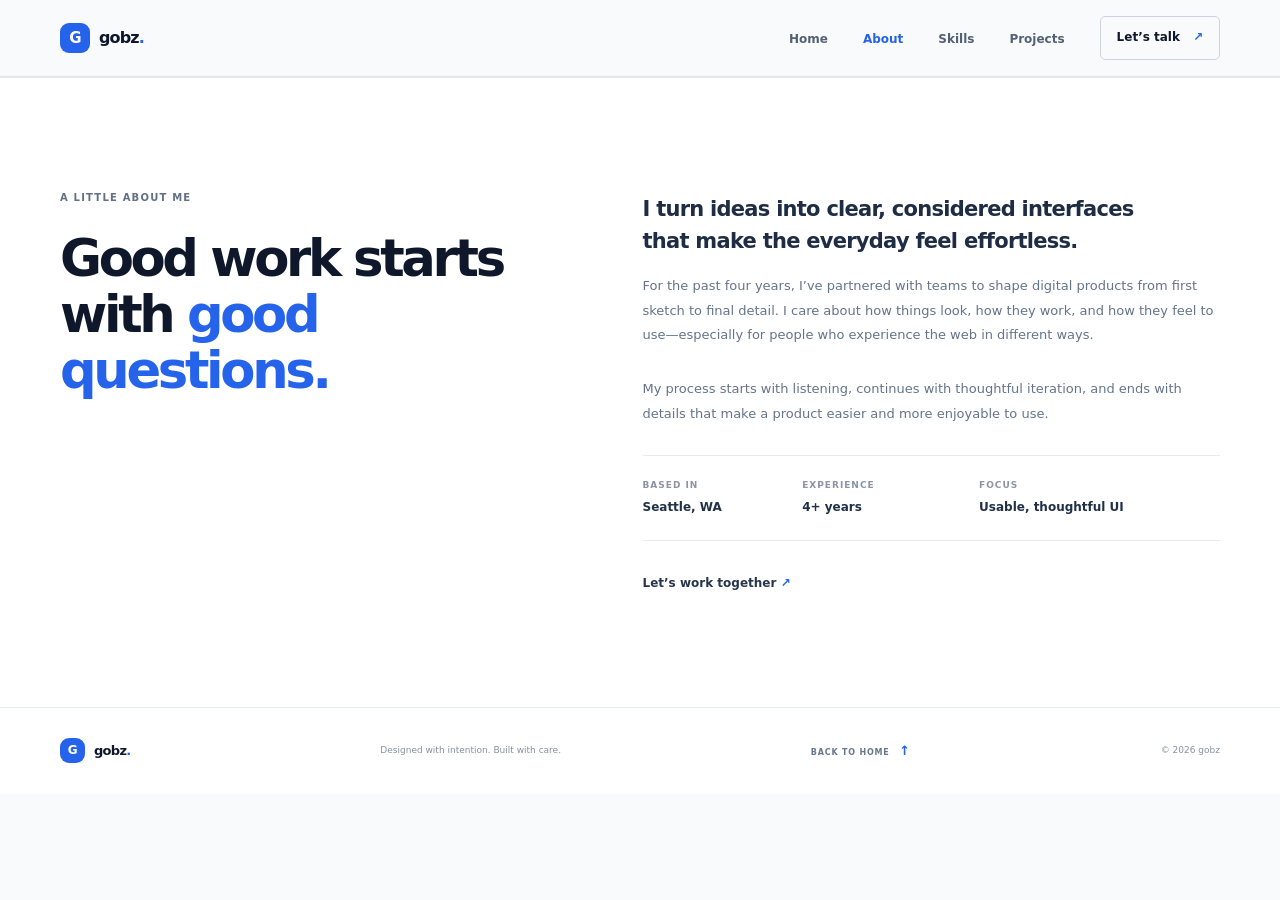
<file: about.html>
<!doctype html>
<html lang="en">
  <head>
    <meta charset="utf-8">
    <meta name="viewport" content="width=device-width, initial-scale=1">
    <meta name="theme-color" content="#f8fafc">
    <meta name="description" content="Learn about gobz, a front-end developer focused on usable, thoughtful interfaces.">
    <title>About — gobz</title>
    <link rel="stylesheet" href="style.css">
    <script src="script.js" defer></script>
  </head>
  <body>
    <header class="site-header">
      <nav class="container nav-shell" aria-label="Main navigation">
        <a class="wordmark" href="index.html" aria-label="gobz home"><span class="wordmark-mark">G</span> gobz<span class="wordmark-dot">.</span></a>
        <button class="menu-toggle" type="button" aria-expanded="false" aria-controls="primary-menu" aria-label="Open navigation menu"><span></span><span></span></button>
        <ul class="nav-links" id="primary-menu">
          <li><a class="nav-link" href="index.html">Home</a></li>
          <li><a class="nav-link" href="about.html">About</a></li>
          <li><a class="nav-link" href="skills.html">Skills</a></li>
          <li><a class="nav-link" href="projects.html">Projects</a></li>
          <li><a class="nav-contact" href="contact.html">Let’s talk <span aria-hidden="true">↗</span></a></li>
        </ul>
      </nav>
    </header>
    <main>
      <section class="section-wrap about-section" aria-labelledby="about-title">
        <div class="container section-grid">
          <div class="section-intro">
            <p class="eyebrow">A LITTLE ABOUT ME</p>
            <h1 id="about-title">Good work starts<br>with <span>good questions.</span></h1>
          </div>
          <div class="about-content">
            <p class="about-lede">I turn ideas into clear, considered interfaces that make the everyday feel effortless.</p>
            <p class="body-copy">For the past four years, I’ve partnered with teams to shape digital products from first sketch to final detail. I care about how things look, how they work, and how they feel to use—especially for people who experience the web in different ways.</p>
            <p class="body-copy">My process starts with listening, continues with thoughtful iteration, and ends with details that make a product easier and more enjoyable to use.</p>
            <div class="about-facts">
              <div><span class="fact-label">BASED IN</span><strong>Seattle, WA</strong></div>
              <div><span class="fact-label">EXPERIENCE</span><strong>4+ years</strong></div>
              <div><span class="fact-label">FOCUS</span><strong>Usable, thoughtful UI</strong></div>
            </div>
            <a class="text-link" href="contact.html">Let’s work together <span aria-hidden="true">↗</span></a>
          </div>
        </div>
      </section>
    </main>
    <footer class="site-footer">
      <div class="container footer-inner">
        <a class="wordmark footer-mark" href="index.html"><span class="wordmark-mark">G</span> gobz<span class="wordmark-dot">.</span></a>
        <p>Designed with intention. Built with care.</p>
        <a class="back-top" href="index.html">BACK TO HOME <span aria-hidden="true">↑</span></a>
        <small>© <span id="current-year">2026</span> gobz</small>
      </div>
    </footer>
  </body>
</html>
</file>
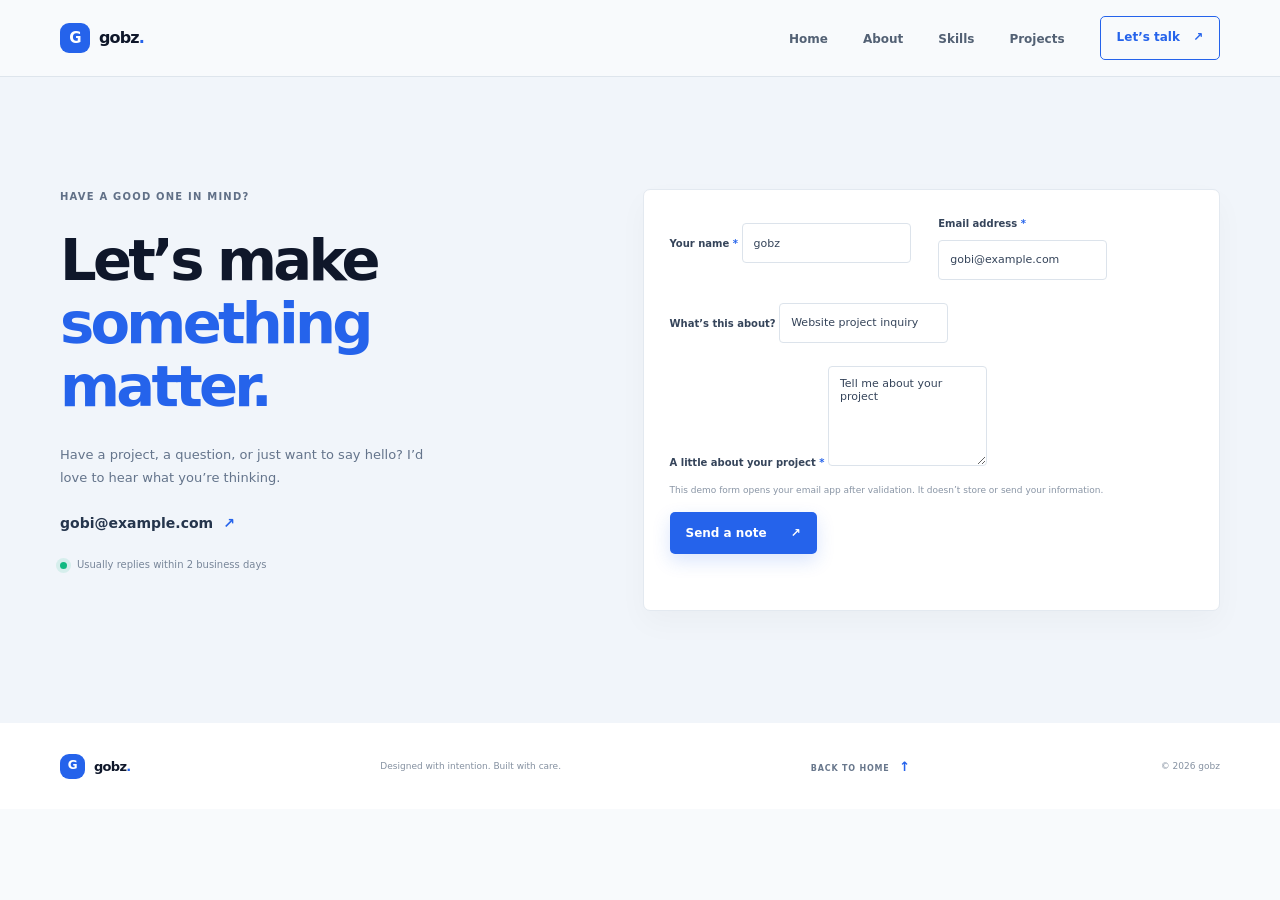
<file: contact.html>
<!doctype html>
<html lang="en">
  <head>
    <meta charset="utf-8">
    <meta name="viewport" content="width=device-width, initial-scale=1">
    <meta name="theme-color" content="#f8fafc">
    <meta name="description" content="Contact gobz about a project or collaboration.">
    <title>Contact — gobz</title>
    <link rel="stylesheet" href="style.css">
    <script src="script.js" defer></script>
  </head>
  <body>
    <header class="site-header">
      <nav class="container nav-shell" aria-label="Main navigation">
        <a class="wordmark" href="index.html" aria-label="gobz home"><span class="wordmark-mark">G</span> gobz<span class="wordmark-dot">.</span></a>
        <button class="menu-toggle" type="button" aria-expanded="false" aria-controls="primary-menu" aria-label="Open navigation menu"><span></span><span></span></button>
        <ul class="nav-links" id="primary-menu">
          <li><a class="nav-link" href="index.html">Home</a></li>
          <li><a class="nav-link" href="about.html">About</a></li>
          <li><a class="nav-link" href="skills.html">Skills</a></li>
          <li><a class="nav-link" href="projects.html">Projects</a></li>
          <li><a class="nav-contact" href="contact.html">Let’s talk <span aria-hidden="true">↗</span></a></li>
        </ul>
      </nav>
    </header>
    <main>
      <section class="section-wrap contact-section" aria-labelledby="contact-title">
        <div class="container contact-grid">
          <div class="contact-copy">
            <p class="eyebrow">HAVE A GOOD ONE IN MIND?</p>
            <h1 id="contact-title">Let’s make<br><span>something matter.</span></h1>
            <p class="contact-lede">Have a project, a question, or just want to say hello? I’d love to hear what you’re thinking.</p>
            <a class="email-link" href="mailto:gobi@example.com">gobi@example.com <span aria-hidden="true">↗</span></a>
            <p class="contact-note"><span class="status-dot"></span> Usually replies within 2 business days</p>
          </div>
          <form class="contact-form" id="contact-form" novalidate>
            <div class="form-row">
              <label for="name">Your name <span>*</span>
                <input id="name" name="name" type="text" autocomplete="name" value="gobz" required>
              </label>
              <label for="email">Email address <span>*</span>
                <input id="email" name="email" type="email" autocomplete="email" value="gobi@example.com" required>
              </label>
            </div>
            <label for="subject">What’s this about?
              <input id="subject" name="subject" type="text" value="Website project inquiry">
            </label>
            <label for="message">A little about your project <span>*</span>
              <textarea id="message" name="message" rows="4" required>Tell me about your project</textarea>
            </label>
            <p class="form-hint">This demo form opens your email app after validation. It doesn’t store or send your information.</p>
            <button class="button button-primary submit-button" type="submit">Send a note <span aria-hidden="true">↗</span></button>
            <p class="form-feedback" id="form-feedback" role="status" aria-live="polite"></p>
          </form>
        </div>
      </section>
    </main>
    <footer class="site-footer">
      <div class="container footer-inner">
        <a class="wordmark footer-mark" href="index.html"><span class="wordmark-mark">G</span> gobz<span class="wordmark-dot">.</span></a>
        <p>Designed with intention. Built with care.</p>
        <a class="back-top" href="index.html">BACK TO HOME <span aria-hidden="true">↑</span></a>
        <small>© <span id="current-year">2026</span> gobz</small>
      </div>
    </footer>
  </body>
</html>
</file>
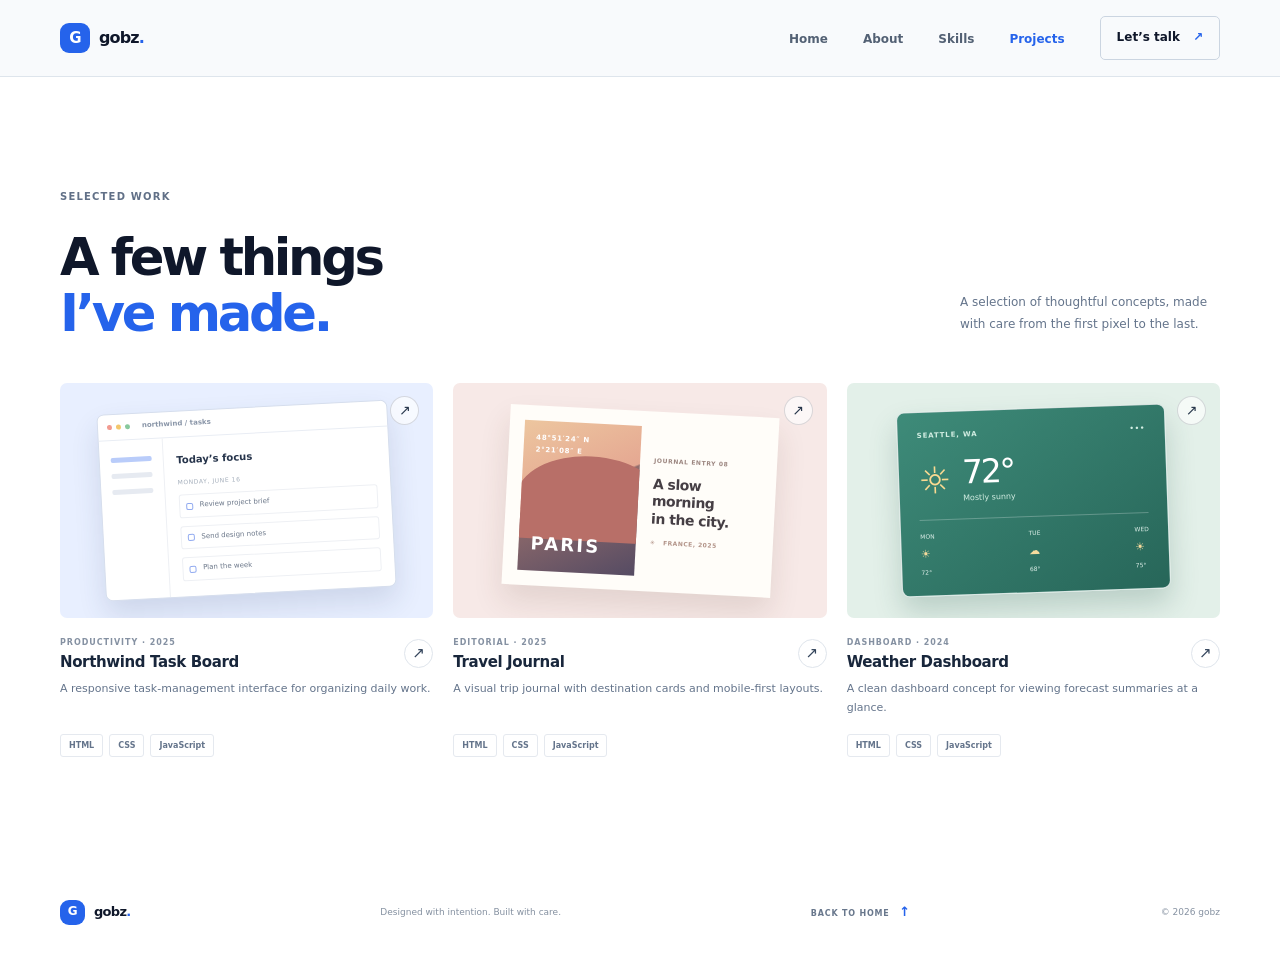
<file: projects.html>
<!doctype html>
<html lang="en">
  <head>
    <meta charset="utf-8">
    <meta name="viewport" content="width=device-width, initial-scale=1">
    <meta name="theme-color" content="#f8fafc">
    <meta name="description" content="Selected front-end projects by gobz.">
    <title>Projects — gobz</title>
    <link rel="stylesheet" href="style.css">
    <script src="script.js" defer></script>
  </head>
  <body>
    <header class="site-header">
      <nav class="container nav-shell" aria-label="Main navigation">
        <a class="wordmark" href="index.html" aria-label="gobz home"><span class="wordmark-mark">G</span> gobz<span class="wordmark-dot">.</span></a>
        <button class="menu-toggle" type="button" aria-expanded="false" aria-controls="primary-menu" aria-label="Open navigation menu"><span></span><span></span></button>
        <ul class="nav-links" id="primary-menu">
          <li><a class="nav-link" href="index.html">Home</a></li>
          <li><a class="nav-link" href="about.html">About</a></li>
          <li><a class="nav-link" href="skills.html">Skills</a></li>
          <li><a class="nav-link" href="projects.html">Projects</a></li>
          <li><a class="nav-contact" href="contact.html">Let’s talk <span aria-hidden="true">↗</span></a></li>
        </ul>
      </nav>
    </header>
    <main>
      <section class="section-wrap projects-section" aria-labelledby="projects-title">
        <div class="container">
          <div class="section-heading projects-heading">
            <div>
              <p class="eyebrow">SELECTED WORK</p>
              <h1 id="projects-title">A few things<br><span>I’ve made.</span></h1>
            </div>
            <p class="heading-aside">A selection of thoughtful concepts, made with care from the first pixel to the last.</p>
          </div>
          <div class="project-grid">
            <article class="project-card project-blue">
              <a class="project-visual visual-task" href="contact.html" aria-label="Ask about Northwind Task Board">
                <div class="task-window">
                  <div class="window-bar"><span></span><span></span><span></span><b>northwind / tasks</b></div>
                  <div class="task-layout"><div class="task-sidebar"><i></i><i></i><i></i></div><div class="task-main"><strong>Today’s focus</strong><small>MONDAY, JUNE 16</small><span class="task-row"><i></i> Review project brief</span><span class="task-row"><i></i> Send design notes</span><span class="task-row"><i></i> Plan the week</span></div></div>
                </div>
                <span class="visual-arrow" aria-hidden="true">↗</span>
              </a>
              <div class="project-info"><div><p class="project-type">PRODUCTIVITY · 2025</p><h2>Northwind Task Board</h2></div><a class="project-link" href="contact.html" aria-label="Ask about Northwind Task Board">↗</a></div>
              <p class="project-description">A responsive task-management interface for organizing daily work.</p>
              <div class="tag-list"><span>HTML</span><span>CSS</span><span>JavaScript</span></div>
            </article>
            <article class="project-card project-pink">
              <a class="project-visual visual-travel" href="contact.html" aria-label="Ask about Travel Journal">
                <div class="travel-sheet"><div class="travel-photo"><span>48°51′24″ N<br>2°21′08″ E</span><b>PARIS</b></div><div class="travel-caption"><small>JOURNAL ENTRY 08</small><strong>A slow morning<br>in the city.</strong><i>✳ &nbsp; FRANCE, 2025</i></div></div>
                <span class="visual-arrow" aria-hidden="true">↗</span>
              </a>
              <div class="project-info"><div><p class="project-type">EDITORIAL · 2025</p><h2>Travel Journal</h2></div><a class="project-link" href="contact.html" aria-label="Ask about Travel Journal">↗</a></div>
              <p class="project-description">A visual trip journal with destination cards and mobile-first layouts.</p>
              <div class="tag-list"><span>HTML</span><span>CSS</span><span>JavaScript</span></div>
            </article>
            <article class="project-card project-green">
              <a class="project-visual visual-weather" href="contact.html" aria-label="Ask about Weather Dashboard">
                <div class="weather-card"><div class="weather-location"><span>SEATTLE, WA</span><span>•••</span></div><div class="weather-today"><span class="weather-sun">☼</span><div><strong>72°</strong><small>Mostly sunny</small></div></div><div class="weather-rule"></div><div class="weather-forecast"><span>MON <b>☀</b> 72°</span><span>TUE <b>☁</b> 68°</span><span>WED <b>☀</b> 75°</span></div></div>
                <span class="visual-arrow" aria-hidden="true">↗</span>
              </a>
              <div class="project-info"><div><p class="project-type">DASHBOARD · 2024</p><h2>Weather Dashboard</h2></div><a class="project-link" href="contact.html" aria-label="Ask about Weather Dashboard">↗</a></div>
              <p class="project-description">A clean dashboard concept for viewing forecast summaries at a glance.</p>
              <div class="tag-list"><span>HTML</span><span>CSS</span><span>JavaScript</span></div>
            </article>
          </div>
        </div>
      </section>
    </main>
    <footer class="site-footer">
      <div class="container footer-inner">
        <a class="wordmark footer-mark" href="index.html"><span class="wordmark-mark">G</span> gobz<span class="wordmark-dot">.</span></a>
        <p>Designed with intention. Built with care.</p>
        <a class="back-top" href="index.html">BACK TO HOME <span aria-hidden="true">↑</span></a>
        <small>© <span id="current-year">2026</span> gobz</small>
      </div>
    </footer>
  </body>
</html>
</file>
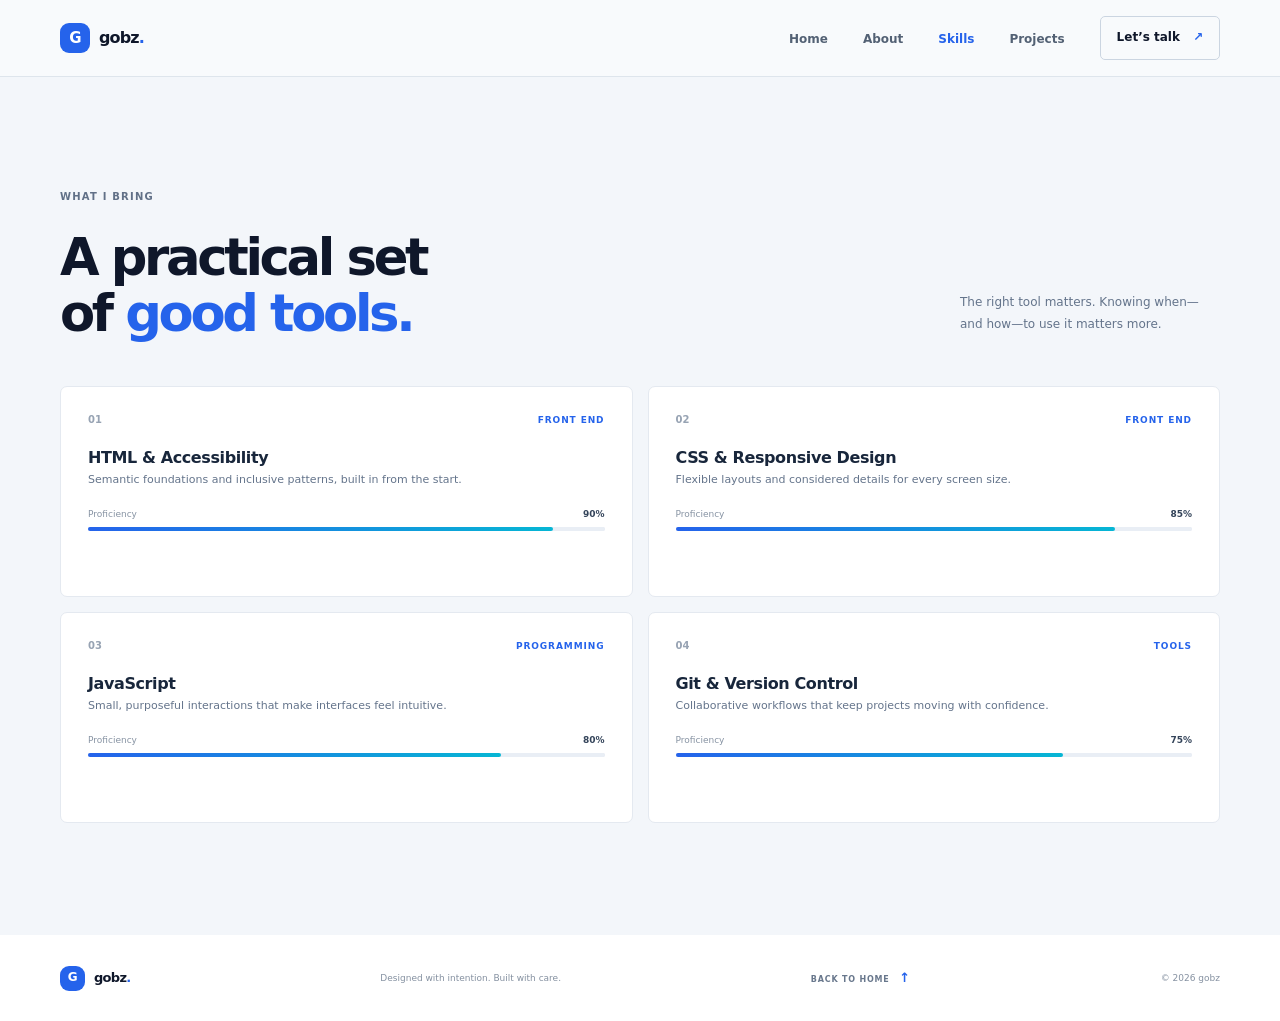
<file: skills.html>
<!doctype html>
<html lang="en">
  <head>
    <meta charset="utf-8">
    <meta name="viewport" content="width=device-width, initial-scale=1">
    <meta name="theme-color" content="#f8fafc">
    <meta name="description" content="Explore gobz’s front-end development and design skills.">
    <title>Skills — gobz</title>
    <link rel="stylesheet" href="style.css">
    <script src="script.js" defer></script>
  </head>
  <body>
    <header class="site-header">
      <nav class="container nav-shell" aria-label="Main navigation">
        <a class="wordmark" href="index.html" aria-label="gobz home"><span class="wordmark-mark">G</span> gobz<span class="wordmark-dot">.</span></a>
        <button class="menu-toggle" type="button" aria-expanded="false" aria-controls="primary-menu" aria-label="Open navigation menu"><span></span><span></span></button>
        <ul class="nav-links" id="primary-menu">
          <li><a class="nav-link" href="index.html">Home</a></li>
          <li><a class="nav-link" href="about.html">About</a></li>
          <li><a class="nav-link" href="skills.html">Skills</a></li>
          <li><a class="nav-link" href="projects.html">Projects</a></li>
          <li><a class="nav-contact" href="contact.html">Let’s talk <span aria-hidden="true">↗</span></a></li>
        </ul>
      </nav>
    </header>
    <main>
      <section class="section-wrap skills-section" aria-labelledby="skills-title">
        <div class="container">
          <div class="section-heading">
            <div>
              <p class="eyebrow">WHAT I BRING</p>
              <h1 id="skills-title">A practical set<br>of <span>good tools.</span></h1>
            </div>
            <p class="heading-aside">The right tool matters. Knowing when—and how—to use it matters more.</p>
          </div>
          <div class="skills-grid">
            <article class="skill-card">
              <div class="skill-top"><span class="skill-index">01</span><span class="skill-category">FRONT END</span></div>
              <h2>HTML &amp; Accessibility</h2>
              <p>Semantic foundations and inclusive patterns, built in from the start.</p>
              <div class="skill-meter"><div class="meter-label"><span>Proficiency</span><strong>90%</strong></div><progress value="90" max="100" aria-label="HTML and Accessibility proficiency: 90 percent">90%</progress></div>
            </article>
            <article class="skill-card">
              <div class="skill-top"><span class="skill-index">02</span><span class="skill-category">FRONT END</span></div>
              <h2>CSS &amp; Responsive Design</h2>
              <p>Flexible layouts and considered details for every screen size.</p>
              <div class="skill-meter"><div class="meter-label"><span>Proficiency</span><strong>85%</strong></div><progress value="85" max="100" aria-label="CSS and Responsive Design proficiency: 85 percent">85%</progress></div>
            </article>
            <article class="skill-card">
              <div class="skill-top"><span class="skill-index">03</span><span class="skill-category">PROGRAMMING</span></div>
              <h2>JavaScript</h2>
              <p>Small, purposeful interactions that make interfaces feel intuitive.</p>
              <div class="skill-meter"><div class="meter-label"><span>Proficiency</span><strong>80%</strong></div><progress value="80" max="100" aria-label="JavaScript proficiency: 80 percent">80%</progress></div>
            </article>
            <article class="skill-card">
              <div class="skill-top"><span class="skill-index">04</span><span class="skill-category">TOOLS</span></div>
              <h2>Git &amp; Version Control</h2>
              <p>Collaborative workflows that keep projects moving with confidence.</p>
              <div class="skill-meter"><div class="meter-label"><span>Proficiency</span><strong>75%</strong></div><progress value="75" max="100" aria-label="Git and Version Control proficiency: 75 percent">75%</progress></div>
            </article>
          </div>
        </div>
      </section>
    </main>
    <footer class="site-footer">
      <div class="container footer-inner">
        <a class="wordmark footer-mark" href="index.html"><span class="wordmark-mark">G</span> gobz<span class="wordmark-dot">.</span></a>
        <p>Designed with intention. Built with care.</p>
        <a class="back-top" href="index.html">BACK TO HOME <span aria-hidden="true">↑</span></a>
        <small>© <span id="current-year">2026</span> gobz</small>
      </div>
    </footer>
  </body>
</html>
</file>
<file: style.css>
:root {
  color-scheme: light;
  --primary: #2563eb;
  --accent: #06b6d4;
  --surface: #f8fafc;
  --white: #fff;
  --text: #0f172a;
  --muted: #64748b;
  --border: #cbd5e1;
  --soft-blue: #e8f0ff;
  --font: "Segoe UI", system-ui, -apple-system, BlinkMacSystemFont, sans-serif;
  --max-width: 1160px;
}

* { box-sizing: border-box; }
html { scroll-behavior: smooth; scroll-padding-top: 82px; }
body { margin: 0; background: var(--surface); color: var(--text); font-family: var(--font); font-size: 15px; line-height: 1.65; }
a { text-decoration: none; }
.container { width: min(var(--max-width), calc(100% - 64px)); margin-inline: auto; }
.section-wrap { padding: 112px 0; }
.site-header { position: sticky; z-index: 20; top: 0; border-bottom: 1px solid rgb(203 213 225 / 55%); background: rgb(248 250 252 / 92%); backdrop-filter: blur(16px); }
.nav-shell { display: flex; min-height: 76px; align-items: center; justify-content: space-between; }
.wordmark { display: inline-flex; align-items: center; color: var(--text); font-size: 16px; font-weight: 750; letter-spacing: -.055em; }
.wordmark-mark { display: grid; width: 30px; height: 30px; margin-right: 9px; place-items: center; border-radius: 9px; background: var(--primary); color: #fff; font-size: 15px; font-weight: 700; letter-spacing: -.04em; }
.wordmark-dot { color: var(--primary); }
.nav-links { display: flex; align-items: center; gap: 35px; margin: 0; padding: 0; list-style: none; }
.nav-link { color: #536174; font-size: 12px; font-weight: 600; transition: color .2s ease; }
.nav-link:hover, .nav-link.active { color: var(--primary); }
.nav-contact.active { border-color: var(--primary); color: var(--primary); }
.nav-contact { display: inline-flex; align-items: center; gap: 13px; padding: 11px 16px; border: 1px solid var(--border); border-radius: 5px; color: var(--text); font-size: 12px; font-weight: 650; transition: border-color .2s ease, color .2s ease; }
.nav-contact span, .text-link span, .email-link span { color: var(--primary); }
.nav-contact:hover { border-color: var(--primary); color: var(--primary); }
.menu-toggle { display: none; }
.hero { position: relative; overflow: hidden; min-height: 665px; padding: 110px 0 42px; }
.hero-grid { display: grid; grid-template-columns: 1.15fr .85fr; align-items: center; gap: 55px; }
.eyebrow { display: flex; align-items: center; gap: 10px; margin: 0 0 23px; color: #617087; font-size: 10px; font-weight: 750; letter-spacing: .12em; }
.status-dot { display: inline-block; flex: 0 0 auto; width: 7px; height: 7px; border-radius: 50%; background: #10b981; box-shadow: 0 0 0 4px rgb(16 185 129 / 12%); }
h1, h2, h3, p { margin-top: 0; }
h1, h2 { color: var(--text); font-family: var(--font); font-weight: 680; letter-spacing: -.065em; }
.hero h1 { margin: 0 0 24px; font-size: clamp(44px, 5.3vw, 70px); line-height: 1.07; }
h1 span, h2 span { color: var(--primary); }
.section-intro h1, .section-heading h1 { margin: 0; font-size: clamp(36px, 4vw, 52px); line-height: 1.1; }
.hero-lede { max-width: 465px; margin: 0; color: #617087; font-size: 16px; line-height: 1.8; }
.hero-actions { display: flex; align-items: center; gap: 27px; margin-top: 34px; }
.button { display: inline-flex; min-height: 48px; align-items: center; justify-content: center; gap: 24px; padding: 0 18px; border: 1px solid transparent; border-radius: 5px; font-family: var(--font); font-size: 12px; font-weight: 650; transition: background .2s ease, transform .2s ease; }
.button:hover { transform: translateY(-2px); }
.button-primary { background: var(--primary); color: #fff; box-shadow: 0 7px 18px rgb(37 99 235 / 17%); }
.button-primary:hover { background: #1d4ed8; color: #fff; }
.text-link { color: #27364b; font-size: 12px; font-weight: 650; }
.text-link:hover { color: var(--primary); }
.hero-meta { display: flex; align-items: center; gap: 14px; margin-top: 66px; color: #8995a5; font-size: 9px; font-weight: 700; letter-spacing: .12em; }
.meta-line { width: 32px; height: 1px; background: var(--border); }
.hero-art { position: relative; display: grid; min-height: 400px; place-items: center; isolation: isolate; }
.hero-art::before { position: absolute; z-index: -2; width: 360px; height: 360px; border: 1px solid #d5e0f2; border-radius: 50%; content: ""; }
.hero-art::after { position: absolute; z-index: -3; width: 450px; height: 450px; border: 1px dashed #dce5f1; border-radius: 50%; content: ""; }
.art-orbit { position: absolute; z-index: -1; width: 320px; height: 320px; border: 1px solid rgb(37 99 235 / 18%); border-radius: 50%; transform: rotate(-32deg) scaleY(.47); }
.orbit-two { width: 400px; height: 400px; border-color: rgb(6 182 212 / 24%); transform: rotate(38deg) scaleY(.48); }
.hero-image { position: relative; z-index: 1; width: min(300px, 76%); height: 390px; border: 5px solid #fff; border-radius: 12px; box-shadow: 0 24px 60px rgb(15 50 120 / 23%); object-fit: cover; object-position: center 35%; transform: rotate(-3deg); }
.art-sun { position: absolute; top: 42px; right: 77px; width: 76px; height: 76px; border-radius: 50%; background: #c9f3f5; }
.art-sparkle { position: absolute; color: var(--accent); font-size: 21px; }
.sparkle-one { top: 80px; left: 52px; }
.sparkle-two { right: 40px; bottom: 87px; color: var(--primary); font-size: 14px; }
.hero-bottom { display: flex; align-items: center; gap: 13px; margin-top: 24px; color: #8895a6; font-size: 9px; font-weight: 700; letter-spacing: .1em; }
.scroll-line { width: 42px; height: 1px; background: var(--border); }
.hero-bottom span:last-child { margin-left: auto; }
.about-section { border-top: 1px solid #e6ebf1; border-bottom: 1px solid #e6ebf1; background: #fff; }
.section-grid { display: grid; grid-template-columns: .9fr 1.1fr; gap: 110px; }
.section-number { margin-left: 7px; color: #a0aaba; font-size: 9px; letter-spacing: .08em; }
h2 { margin: 0; font-size: clamp(36px, 4vw, 52px); line-height: 1.1; }
.about-lede { max-width: 520px; margin: 4px 0 17px; color: #1e2d43; font-size: 21px; font-weight: 550; letter-spacing: -.035em; line-height: 1.5; }
.body-copy { max-width: 580px; margin-bottom: 29px; color: var(--muted); font-size: 13px; line-height: 1.9; }
.about-facts { display: grid; grid-template-columns: .8fr .9fr 1.4fr; gap: 22px; margin: 0 0 29px; padding: 22px 0; border-top: 1px solid #e7ebf1; border-bottom: 1px solid #e7ebf1; }
.about-facts div { display: flex; flex-direction: column; gap: 5px; }
.fact-label { color: #8995a5; font-size: 9px; font-weight: 750; letter-spacing: .11em; }
.about-facts strong { color: #203047; font-size: 12px; font-weight: 650; }
.skills-section { background: #f3f6fa; }
.section-heading { display: flex; align-items: end; justify-content: space-between; gap: 35px; margin-bottom: 45px; }
.heading-aside { max-width: 260px; margin: 0 0 6px; color: var(--muted); font-size: 12px; line-height: 1.8; }
.skills-grid { display: grid; grid-template-columns: repeat(2, 1fr); gap: 15px; }
.skill-card { min-height: 211px; padding: 25px 27px 22px; border: 1px solid #e4e9f0; border-radius: 7px; background: #fff; transition: transform .2s ease, box-shadow .2s ease; }
.skill-card:hover { transform: translateY(-3px); box-shadow: 0 13px 26px rgb(15 23 42 / 5%); }
.skill-top { display: flex; align-items: center; justify-content: space-between; }
.skill-index { color: #97a3b3; font-size: 10px; font-weight: 700; }
.skill-category { color: var(--primary); font-size: 9px; font-weight: 750; letter-spacing: .1em; }
.skill-card h2, .skill-card h3 { margin: 20px 0 5px; color: #18263b; font-size: 16px; font-weight: 650; letter-spacing: -.025em; }
.skill-card p { margin: 0; color: var(--muted); font-size: 11px; }
.skill-meter { margin-top: 18px; }
.meter-label { display: flex; justify-content: space-between; margin-bottom: 5px; color: #8793a3; font-size: 9px; }
.meter-label strong { color: #34445a; font-size: 9px; }
progress { display: block; width: 100%; height: 4px; appearance: none; border: 0; border-radius: 5px; background: #e9eef5; }
progress::-webkit-progress-bar { border-radius: 5px; background: #e9eef5; }
progress::-webkit-progress-value { border-radius: 5px; background: linear-gradient(90deg, var(--primary), var(--accent)); }
progress::-moz-progress-bar { border-radius: 5px; background: linear-gradient(90deg, var(--primary), var(--accent)); }
.projects-section { background: #fff; }
.projects-heading { margin-bottom: 42px; }
.project-grid { display: grid; grid-template-columns: repeat(3, 1fr); gap: 20px; }
.project-card { min-width: 0; }
.project-visual { position: relative; display: grid; min-height: 235px; overflow: hidden; place-items: center; border-radius: 7px; }
.project-blue .project-visual { background: #e8efff; }
.project-pink .project-visual { background: #f7e9e7; }
.project-green .project-visual { background: #e3f0e9; }
.visual-arrow { position: absolute; top: 13px; right: 14px; display: grid; width: 29px; height: 29px; place-items: center; border: 1px solid rgb(15 23 42 / 15%); border-radius: 50%; background: rgb(255 255 255 / 65%); color: #27364b; font-size: 14px; transition: background .2s ease, color .2s ease; }
.project-visual:hover .visual-arrow { background: var(--primary); color: white; }
.task-window { width: 78%; overflow: hidden; border: 1px solid #d6deed; border-radius: 7px; background: #fff; box-shadow: 0 14px 28px rgb(42 65 105 / 14%); transform: rotate(-3deg); }
.window-bar { display: flex; height: 26px; align-items: center; gap: 4px; padding: 0 9px; border-bottom: 1px solid #e9edf4; }
.window-bar > span { width: 5px; height: 5px; border-radius: 50%; background: #f29b91; }
.window-bar > span:nth-child(2) { background: #f3c76d; }.window-bar > span:nth-child(3) { background: #88c99d; }
.window-bar b { margin-left: 8px; color: #8a96a8; font-size: 7px; font-weight: 600; }
.task-layout { display: flex; min-height: 151px; }
.task-sidebar { display: flex; width: 22%; flex-direction: column; gap: 11px; padding: 17px 11px; border-right: 1px solid #eef0f4; }
.task-sidebar i { width: 100%; height: 5px; border-radius: 2px; background: #e6eaf1; }.task-sidebar i:first-child { background: #b9ccfa; }
.task-main { display: flex; flex: 1; flex-direction: column; gap: 8px; padding: 15px 13px; }
.task-main strong { color: #25334a; font-size: 10px; }.task-main small { color: #a3adba; font-size: 6px; letter-spacing: .1em; }
.task-row { display: flex; align-items: center; gap: 7px; padding: 5px 6px; border: 1px solid #eef0f4; border-radius: 3px; color: #6b7789; font-size: 7px; }
.task-row i { width: 7px; height: 7px; border: 1px solid #91aaf0; border-radius: 2px; }
.travel-sheet { display: flex; width: 72%; min-height: 180px; align-items: center; padding: 15px; background: #fffdf9; box-shadow: 0 16px 30px rgb(80 48 36 / 12%); transform: rotate(3deg); }
.travel-photo { position: relative; display: flex; width: 49%; height: 150px; flex-direction: column; justify-content: space-between; padding: 12px; overflow: hidden; background: linear-gradient(155deg, #edc69f 0%, #e5a892 45%, #936c6b 46%, #554b63 100%); color: #fff; }
.travel-photo::before { position: absolute; right: -24px; bottom: 32px; width: 145px; height: 85px; border-radius: 50% 50% 0 0; background: #b86f68; content: ""; }
.travel-photo span, .travel-photo b { position: relative; z-index: 1; font-size: 7px; font-weight: 600; letter-spacing: .1em; }
.travel-photo b { font-size: 18px; letter-spacing: .12em; }
.travel-caption { display: flex; flex: 1; flex-direction: column; gap: 10px; padding-left: 14px; }
.travel-caption small { color: #9c8680; font-size: 6px; font-weight: 700; letter-spacing: .1em; }
.travel-caption strong { color: #453e44; font-size: 14px; font-weight: 650; letter-spacing: -.035em; line-height: 1.25; }
.travel-caption i { color: #b29388; font-size: 6px; font-style: normal; font-weight: 650; letter-spacing: .08em; }
.weather-card { width: 72%; padding: 18px 19px; border: 1px solid rgb(255 255 255 / 80%); border-radius: 8px; background: linear-gradient(145deg, #3e8b79, #276659); box-shadow: 0 15px 28px rgb(39 91 78 / 22%); color: #fff; transform: rotate(-2deg); }
.weather-location { display: flex; justify-content: space-between; color: #d3eee3; font-size: 7px; font-weight: 700; letter-spacing: .12em; }
.weather-today { display: flex; align-items: center; gap: 11px; padding: 14px 0; }
.weather-sun { color: #f9d991; font-size: 37px; line-height: 1; }
.weather-today div { display: flex; flex-direction: column; }
.weather-today strong { font-size: 33px; font-weight: 500; letter-spacing: -.07em; line-height: 1; }
.weather-today small { margin-top: 3px; color: #d3eee3; font-size: 8px; }
.weather-rule { height: 1px; background: rgb(255 255 255 / 25%); }
.weather-forecast { display: flex; justify-content: space-between; padding-top: 11px; color: #e0f1eb; font-size: 6px; }
.weather-forecast b { display: block; margin: 4px 0; color: #f6db9d; font-size: 11px; }
.project-info { display: flex; align-items: center; justify-content: space-between; margin-top: 18px; }
.project-type { margin: 0 0 5px; color: #8591a2; font-size: 8px; font-weight: 750; letter-spacing: .12em; }
.project-info h2, .project-info h3 { margin: 0; color: #18263b; font-size: 15px; font-weight: 650; letter-spacing: -.025em; }
.project-link { display: grid; width: 29px; height: 29px; place-items: center; border: 1px solid #dfe5ec; border-radius: 50%; color: #33445b; transition: all .2s ease; }
.project-link:hover { border-color: var(--primary); background: var(--primary); color: white; }
.project-description { min-height: 42px; margin: 9px 0 12px; color: var(--muted); font-size: 11px; line-height: 1.7; }
.tag-list { display: flex; gap: 6px; }
.tag-list span { padding: 4px 8px; border: 1px solid #e5e9ef; border-radius: 3px; color: #64748b; font-size: 8px; font-weight: 600; }
.contact-section { background: #f1f5fa; }
.contact-grid { display: grid; grid-template-columns: .9fr 1.1fr; gap: 110px; align-items: start; }
.contact-copy h1, .contact-copy h2 { margin: 0; font-size: clamp(40px, 4.5vw, 58px); line-height: 1.1; }
.contact-lede { max-width: 390px; margin: 24px 0 22px; color: var(--muted); font-size: 13px; line-height: 1.8; }
.email-link { display: inline-flex; align-items: center; gap: 10px; color: #25354c; font-size: 14px; font-weight: 650; }
.email-link:hover { color: var(--primary); }
.contact-note { display: flex; align-items: center; gap: 10px; margin-top: 21px; color: #788699; font-size: 10px; }
.contact-form { margin: 0; padding: 26px; border: 1px solid #e3e9f0; border-radius: 7px; background: #fff; box-shadow: 0 12px 30px rgb(15 23 42 / 3%); }
.form-row { display: grid; grid-template-columns: 1fr 1fr; gap: 14px; }
.contact-form label { display: block; margin-bottom: 16px; color: #35445a; font-size: 10px; font-weight: 700; }
.contact-form label > span { color: var(--primary); }
.contact-form input, .contact-form textarea { margin: 7px 0 0; padding: 10px 11px; border: 1px solid #dce3eb; border-radius: 4px; background: #fff; box-shadow: none; color: #35445a; font-family: var(--font); font-size: 11px; }
.contact-form input { height: 40px; }
.contact-form textarea { min-height: 100px; resize: vertical; }
.contact-form input:focus, .contact-form textarea:focus { border-color: var(--primary); box-shadow: 0 0 0 3px rgb(37 99 235 / 10%); }
.contact-form [aria-invalid="true"] { border-color: #dc2626; }
.form-hint { margin: -4px 0 15px; color: #8995a5; font-size: 9px; line-height: 1.6; }
.submit-button { min-height: 42px; padding-inline: 15px; }
.form-feedback { min-height: 20px; margin: 10px 0 0; color: #087a53; font-size: 11px; }
.form-feedback.error { color: #b42318; }
.site-footer { background: #fff; }
.footer-inner { display: flex; min-height: 86px; align-items: center; justify-content: space-between; gap: 18px; }
.footer-mark { font-size: 13px; }
.footer-mark .wordmark-mark { width: 25px; height: 25px; font-size: 12px; }
.footer-inner p, .footer-inner small { margin: 0; color: #8490a0; font-size: 9px; }
.back-top { color: #68778c; font-size: 8px; font-weight: 750; letter-spacing: .1em; }
.back-top span { margin-left: 6px; color: var(--primary); font-size: 13px; }

@media (min-width: 1400px) { .hero { min-height: 730px; } }
@media (max-width: 900px) {
  .section-wrap { padding: 88px 0; }
  .hero { min-height: 0; padding-top: 85px; }
  .hero-grid { grid-template-columns: 1.1fr .9fr; gap: 20px; }
  .hero-art { transform: scale(.9); }
  .section-grid, .contact-grid { gap: 55px; }
  .project-visual { min-height: 195px; }
  .travel-sheet { width: 80%; }
  .weather-card { width: 80%; }
}
@media (max-width: 680px) {
  html { scroll-padding-top: 70px; }
  .container { width: min(100% - 40px, var(--max-width)); }
  .nav-shell { min-height: 67px; }
  .menu-toggle { display: flex; width: 40px; height: 40px; flex-direction: column; align-items: center; justify-content: center; gap: 5px; border: 1px solid var(--border); border-radius: 5px; background: transparent; }
  .menu-toggle span { width: 16px; height: 1.5px; background: var(--text); transition: transform .2s ease; }
  .menu-toggle[aria-expanded="true"] span:first-child { transform: translateY(3.25px) rotate(45deg); }
  .menu-toggle[aria-expanded="true"] span:last-child { transform: translateY(-3.25px) rotate(-45deg); }
  .nav-links { position: absolute; top: 66px; right: 0; left: 0; display: none; align-items: stretch; gap: 0; padding: 9px 20px 18px; border-bottom: 1px solid #e2e8f0; background: var(--surface); }
  .nav-links.is-open { display: flex; flex-direction: column; }
  .nav-links li { padding: 10px 0; }
  .nav-link { display: block; padding: 5px 0; font-size: 14px; }
  .nav-contact { justify-content: space-between; }
  .section-wrap { padding: 75px 0; }
  .hero { padding: 68px 0 28px; }
  .hero-grid { grid-template-columns: 1fr; gap: 8px; }
  .hero h1 { font-size: clamp(42px, 11vw, 61px); }
  .hero-lede { max-width: 420px; font-size: 14px; }
  .hero-meta { margin-top: 39px; }
  .hero-art { min-height: 290px; margin-top: 2px; transform: scale(.82); }
  .hero-art::before { width: 290px; height: 290px; }
  .hero-art::after { width: 350px; height: 350px; }
  .hero-image { height: 360px; }
  .hero-bottom { margin-top: -7px; }
  .section-grid, .contact-grid { grid-template-columns: 1fr; gap: 34px; }
  .about-lede { font-size: 19px; }
  .about-facts { grid-template-columns: .8fr .8fr 1.4fr; gap: 12px; }
  .section-heading { align-items: start; flex-direction: column; gap: 17px; margin-bottom: 31px; }
  .heading-aside { max-width: 400px; }
  .skills-grid { grid-template-columns: 1fr; gap: 11px; }
  .skill-card { min-height: 195px; }
  .project-grid { grid-template-columns: 1fr; gap: 36px; }
  .project-visual { min-height: 240px; }
  .task-window { width: 73%; }
  .travel-sheet { width: 71%; }
  .weather-card { width: 71%; }
  .project-description { min-height: auto; }
  .contact-copy h1, .contact-copy h2 { font-size: 45px; }
  .contact-form { padding: 20px; }
  .footer-inner { min-height: 120px; flex-wrap: wrap; justify-content: space-between; padding-block: 19px; }
  .footer-inner p { order: 3; width: 100%; }
}
@media (max-width: 420px) {
  .container { width: calc(100% - 34px); }
  .eyebrow { font-size: 9px; }
  .section-number { margin-left: 1px; }
  .hero-actions { gap: 17px; }
  .hero-actions .button { gap: 12px; padding-inline: 13px; }
  .hero-meta { gap: 9px; font-size: 8px; }
  .about-facts { grid-template-columns: 1fr 1fr; }
  .about-facts div:last-child { grid-column: 1 / -1; }
  .form-row { grid-template-columns: 1fr; gap: 0; }
  .contact-copy h1, .contact-copy h2 { font-size: 40px; }
  .project-visual { min-height: 210px; }
  .footer-inner small { font-size: 8px; }
}
@media (prefers-reduced-motion: reduce) {
  *, *::before, *::after { scroll-behavior: auto !important; transition-duration: .01ms !important; animation-duration: .01ms !important; animation-iteration-count: 1 !important; }
}
</file>
